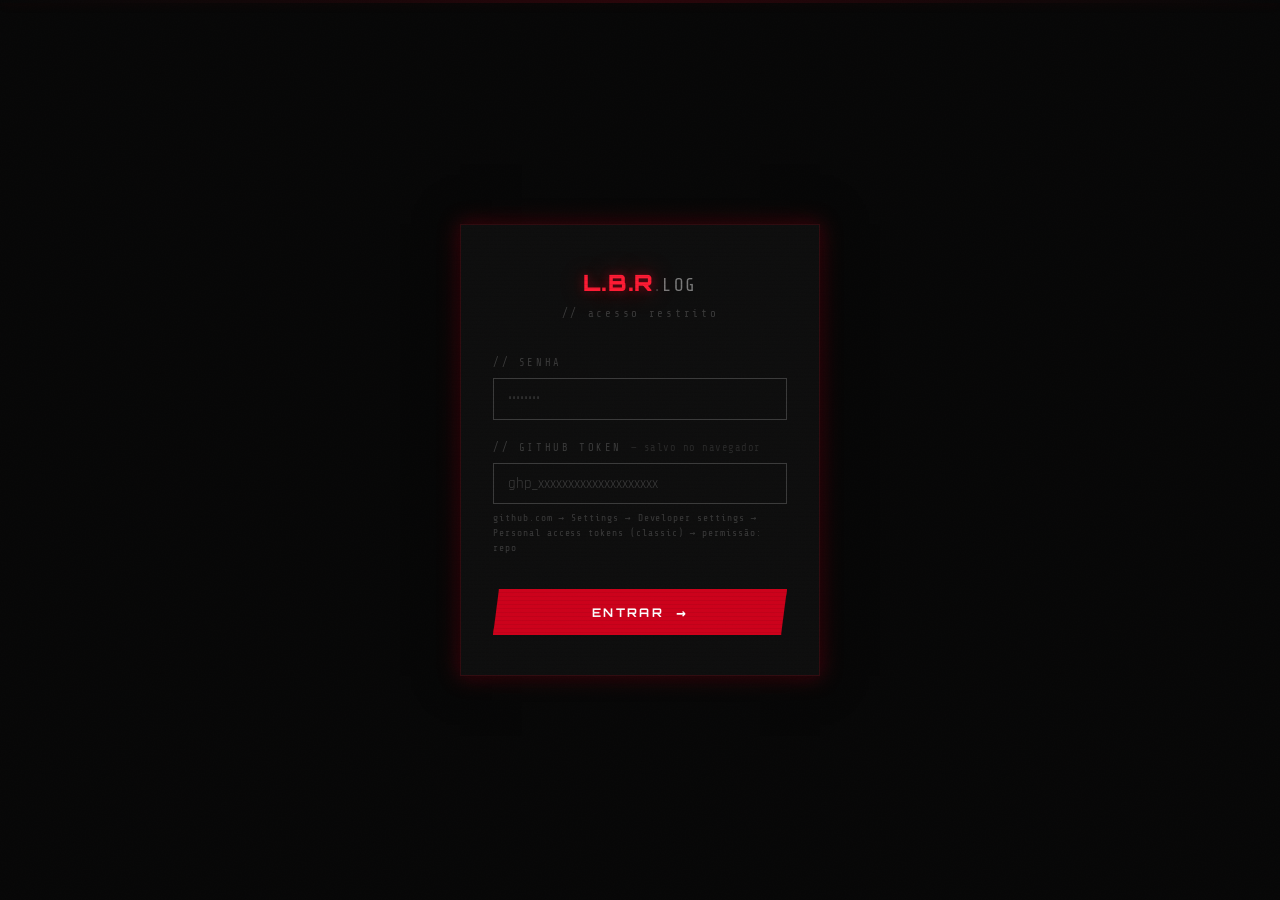
<file: admin.html>
<!DOCTYPE html>
<html lang="pt-BR">
<head>
  <meta charset="UTF-8" />
  <meta name="viewport" content="width=device-width, initial-scale=1.0" />
  <title>L.B.R.LOG — ADM</title>
  <link rel="preconnect" href="https://fonts.googleapis.com" />
  <link rel="preconnect" href="https://fonts.gstatic.com" crossorigin />
  <link href="https://fonts.googleapis.com/css2?family=Orbitron:wght@400;700;900&family=Share+Tech+Mono&family=Rajdhani:wght@300;400;500;600;700&display=swap" rel="stylesheet" />
  <link rel="stylesheet" href="css/style.css" />
</head>
<body>

  <canvas id="particles-canvas" aria-hidden="true"></canvas>
  <div class="scanline-sweep" aria-hidden="true"></div>

  <!-- ===== TELA DE LOGIN ===== -->
  <div id="login-screen" class="login-screen">
    <div class="login-box">
      <div class="login-logo">
        <span class="logo-lbr">L.B.R</span><span class="logo-sep">.</span><span class="logo-log">LOG</span>
      </div>
      <p class="login-sub">// acesso restrito</p>

      <div class="form-group">
        <label class="form-label" for="login-pass">// senha</label>
        <input id="login-pass" type="password" class="form-input" placeholder="••••••••" autocomplete="current-password" />
      </div>

      <div class="form-group">
        <label class="form-label" for="login-token">
          // github token
          <span style="opacity:.6;text-transform:none;letter-spacing:.05em;"> — salvo no navegador</span>
        </label>
        <input id="login-token" type="password" class="form-input" placeholder="ghp_xxxxxxxxxxxxxxxxxxxx" autocomplete="off" />
        <p style="font-family:var(--font-mono);font-size:.6rem;color:var(--grey-dim);margin-top:.4rem;letter-spacing:.1em;">
          github.com → Settings → Developer settings → Personal access tokens (classic) → permissão: repo
        </p>
      </div>

      <div id="login-error" class="form-feedback error" style="display:none;">// senha incorreta.</div>

      <button class="form-submit" id="login-btn" style="width:100%;margin-top:.75rem;justify-content:center;">
        <span class="form-submit-text">ENTRAR</span>
        <span class="form-submit-arrow">→</span>
      </button>
    </div>
  </div>

  <!-- ===== PAINEL ADM ===== -->
  <div id="adm-panel" style="display:none;">

    <header>
      <div class="header-inner">
        <a href="index.html" class="logo">
          <span class="logo-lbr">L.B.R</span><span class="logo-sep">.</span><span class="logo-log">LOG</span>
        </a>
        <nav>
          <a href="index.html">← Voltar ao site</a>
          <a href="#" id="logout-btn" style="color:var(--red);">Sair</a>
        </nav>
      </div>
    </header>

    <div class="inner-hero">
      <div class="hero-grid" aria-hidden="true"></div>
      <p class="hero-eyebrow">// painel de controle</p>
      <h1 class="inner-hero-title">ADM <em>PANEL</em></h1>
    </div>

    <div class="inner-page-layout">

      <!-- CONTADOR -->
      <section class="inner-section">
        <div class="inner-section-header">
          <span class="inner-section-tag">// contador de visitas</span>
          <div class="inner-section-line"></div>
        </div>
        <div class="counter-grid">
          <div class="counter-card">
            <span class="counter-value" id="visit-count">—</span>
            <span class="counter-label">visitas totais</span>
          </div>
          <div class="counter-info">
            <p>Contador incrementado a cada visita à página inicial. Serviço: <strong style="color:var(--grey-light)">CountAPI</strong>.</p>
          </div>
        </div>
      </section>

      <!-- FORMULÁRIO DE NOVO JOGO -->
      <section class="inner-section">
        <div class="inner-section-header">
          <span class="inner-section-tag">// adicionar novo jogo</span>
          <div class="inner-section-line"></div>
        </div>

        <!-- Status de publicação -->
        <div id="publish-status" style="display:none;" class="form-feedback" style="margin-bottom:1.5rem;"></div>

        <form id="game-form" autocomplete="off">
          <div class="adm-form-grid">

            <div class="form-group">
              <label class="form-label" for="g-titulo">// título *</label>
              <input id="g-titulo" class="form-input" type="text" placeholder="Ex: God of War Ragnarök" required />
            </div>

            <div class="form-group">
              <label class="form-label" for="g-id">// id (automático)</label>
              <input id="g-id" class="form-input" type="text" placeholder="god-of-war-ragnarok" readonly style="opacity:.5;cursor:not-allowed;" />
            </div>

            <div class="form-group">
              <label class="form-label" for="g-dev">// desenvolvedora *</label>
              <input id="g-dev" class="form-input" type="text" placeholder="Ex: Santa Monica Studio" required />
            </div>

            <div class="form-group">
              <label class="form-label" for="g-pub">// publicadora</label>
              <input id="g-pub" class="form-input" type="text" placeholder="Ex: Sony Interactive Entertainment" />
            </div>

            <div class="form-group">
              <label class="form-label" for="g-ano">// ano *</label>
              <input id="g-ano" class="form-input" type="number" placeholder="2024" min="1970" max="2099" required />
            </div>

            <div class="form-group">
              <label class="form-label" for="g-nota">// nota (0–10) *</label>
              <input id="g-nota" class="form-input" type="number" placeholder="9.2" min="0" max="10" step="0.1" required />
            </div>

            <div class="form-group">
              <label class="form-label" for="g-plataformas">// plataformas * <small>(vírgula)</small></label>
              <input id="g-plataformas" class="form-input" type="text" placeholder="PS5, PC, Xbox Series" required />
            </div>

            <div class="form-group">
              <label class="form-label" for="g-generos">// gêneros * <small>(vírgula)</small></label>
              <input id="g-generos" class="form-input" type="text" placeholder="Ação, Aventura, RPG" required />
            </div>

            <div class="form-group">
              <label class="form-label" for="g-destaque">// destaque na home?</label>
              <select id="g-destaque" class="form-input form-select">
                <option value="false">Não</option>
                <option value="true">Sim (aparece na vitrine)</option>
              </select>
            </div>

            <div class="form-group">
              <label class="form-label" for="g-capa">// caminho da capa</label>
              <input id="g-capa" class="form-input" type="text" placeholder="imagens/nome-do-jogo.jpg" />
            </div>

            <div class="form-group adm-form-full">
              <label class="form-label" for="g-resumo">// resumo (frase de impacto) *</label>
              <input id="g-resumo" class="form-input" type="text" placeholder="Uma frase que capture a essência do jogo." required />
            </div>

            <div class="form-group adm-form-full">
              <label class="form-label" for="g-analise">
                // análise completa * <small>(linha em branco entre parágrafos)</small>
              </label>
              <textarea id="g-analise" class="form-input form-textarea adm-analise" rows="12"
                placeholder="Escreva sua análise aqui.

Deixe uma linha em branco entre parágrafos." required></textarea>
            </div>

          </div>

          <div class="adm-form-actions">
            <button type="submit" class="form-submit" id="publish-btn">
              <span class="form-submit-text">PUBLICAR NO SITE</span>
              <span class="form-submit-arrow">↑</span>
            </button>
            <span style="font-family:var(--font-mono);font-size:.68rem;color:var(--grey-dim);">
              O jogo será adicionado ao games.js e o site atualizado em ~30 segundos.
            </span>
          </div>
        </form>
      </section>

    </div>

    <footer>
      <div class="footer-brand"><span>L.B.R</span>.LOG</div>
      <p class="footer-sub">// painel de controle — acesso restrito</p>
    </footer>

  </div>

  <script src="js/particles.js"></script>
  <script>
  // ============================================================
  // ✏️ MUDE A SENHA AQUI
  // ============================================================
  const ADM_PASS = 'lbr2025';

  // GitHub — já configurado
  const GH_USER = 'lubuono97-hash';
  const GH_REPO = 'L.B.R.LOG';
  const GH_FILE = 'data/games.js';
  const GH_API  = 'https://api.github.com';

  let ghToken = '';

  // ===========================================================
  // LOGIN
  // ===========================================================
  const loginScreen = document.getElementById('login-screen');
  const admPanel    = document.getElementById('adm-panel');
  const loginPass   = document.getElementById('login-pass');
  const loginTokenEl= document.getElementById('login-token');
  const loginError  = document.getElementById('login-error');

  // Recupera token salvo
  loginTokenEl.value = sessionStorage.getItem('gh_token') || '';

  function tryLogin() {
    if (loginPass.value !== ADM_PASS) {
      loginError.style.display = 'block';
      loginPass.value = '';
      loginPass.focus();
      return;
    }
    if (!loginTokenEl.value.trim()) {
      loginError.textContent = '// token do github é obrigatório.';
      loginError.style.display = 'block';
      loginTokenEl.focus();
      return;
    }
    ghToken = loginTokenEl.value.trim();
    sessionStorage.setItem('gh_token', ghToken);
    loginError.style.display = 'none';
    loginScreen.style.display = 'none';
    admPanel.style.display    = 'block';
    loadVisitCount();
  }

  document.getElementById('login-btn').addEventListener('click', tryLogin);
  loginPass.addEventListener('keydown',   e => { if (e.key === 'Enter') loginTokenEl.focus(); });
  loginTokenEl.addEventListener('keydown', e => { if (e.key === 'Enter') tryLogin(); });

  document.getElementById('logout-btn').addEventListener('click', e => {
    e.preventDefault();
    sessionStorage.removeItem('gh_token');
    ghToken = '';
    admPanel.style.display    = 'none';
    loginScreen.style.display = 'flex';
    loginPass.value = '';
  });

  // ===========================================================
  // CONTADOR DE VISITAS (só leitura)
  // ===========================================================
  function loadVisitCount() {
    fetch('https://api.countapi.xyz/get/lubuono97-hash-lbr-log/visits')
      .then(r => r.json())
      .then(data => {
        if (data.value !== undefined) {
          document.getElementById('visit-count').textContent =
            parseInt(data.value).toLocaleString('pt-BR');
        }
      })
      .catch(() => {
        document.getElementById('visit-count').textContent = 'indisponível';
      });
  }

  // ===========================================================
  // ID AUTOMÁTICO
  // ===========================================================
  document.getElementById('g-titulo').addEventListener('input', function() {
    document.getElementById('g-id').value = this.value
      .toLowerCase()
      .normalize('NFD').replace(/[\u0300-\u036f]/g, '')
      .replace(/[^a-z0-9\s-]/g, '')
      .trim().replace(/\s+/g, '-');
  });

  // ===========================================================
  // PUBLICAR — GitHub API
  // ===========================================================
  document.getElementById('game-form').addEventListener('submit', async function(e) {
    e.preventDefault();

    const btn       = document.getElementById('publish-btn');
    const statusEl  = document.getElementById('publish-status');

    function setStatus(msg, type) {
      statusEl.textContent = msg;
      statusEl.className   = 'form-feedback ' + type;
      statusEl.style.display = 'block';
      statusEl.scrollIntoView({ behavior: 'smooth', block: 'nearest' });
    }

    // Coleta campos
    const game = {
      id:            document.getElementById('g-id').value.trim(),
      titulo:        document.getElementById('g-titulo').value.trim(),
      desenvolvedora:document.getElementById('g-dev').value.trim(),
      publicadora:   document.getElementById('g-pub').value.trim() || document.getElementById('g-dev').value.trim(),
      ano:           parseInt(document.getElementById('g-ano').value),
      nota:          parseFloat(document.getElementById('g-nota').value),
      plataforma:    document.getElementById('g-plataformas').value.split(',').map(s => s.trim()),
      genero:        document.getElementById('g-generos').value.split(',').map(s => s.trim()),
      destaque:      document.getElementById('g-destaque').value === 'true',
      capa:          document.getElementById('g-capa').value.trim() || 'imagens/' + document.getElementById('g-id').value.trim() + '.jpg',
      resumo:        document.getElementById('g-resumo').value.trim(),
      analise:       document.getElementById('g-analise').value.trim()
    };

    if (!game.id) { setStatus('// preencha o título para gerar o ID.', 'error'); return; }

    btn.disabled = true;
    btn.querySelector('.form-submit-text').textContent = 'BUSCANDO ARQUIVO...';
    setStatus('// conectando ao GitHub...', 'success');

    try {
      // 1. Busca o games.js atual no GitHub
      const getRes = await fetch(
        `${GH_API}/repos/${GH_USER}/${GH_REPO}/contents/${GH_FILE}`,
        { headers: { Authorization: 'token ' + ghToken, Accept: 'application/vnd.github.v3+json' } }
      );

      if (!getRes.ok) {
        const err = await getRes.json();
        throw new Error(err.message || 'Erro ao buscar arquivo no GitHub.');
      }

      const fileData   = await getRes.json();
      const fileSHA    = fileData.sha;
      const currentB64 = fileData.content.replace(/\n/g, '');
      const currentSrc = decodeURIComponent(escape(atob(currentB64)));

      // 2. Executa o conteúdo para obter o array GAMES
      let GAMES = [];
      try {
        const fn = new Function(currentSrc + '; return GAMES;');
        GAMES = fn();
      } catch(parseErr) {
        throw new Error('Não foi possível ler o games.js atual: ' + parseErr.message);
      }

      // 3. Verifica ID duplicado
      if (GAMES.find(g => g.id === game.id)) {
        throw new Error('Já existe um jogo com o ID "' + game.id + '". Edite o título para gerar um ID diferente.');
      }

      // 4. Monta novo bloco
      const analiseHtml = game.analise
        .split(/\n\s*\n/)
        .map(p => '      <p>' + p.trim().replace(/\n/g, ' ') + '</p>')
        .join('\n');

      const plats  = game.plataforma.map(p => '"' + p + '"').join(', ');
      const genres = game.genero.map(g => '"' + g + '"').join(', ');
      const destaqueStr = game.destaque ? '\n    destaque: true,' : '';

      const newBlock = `  {
    id:            "${game.id}",
    titulo:        "${game.titulo}",
    plataforma:    [${plats}],
    genero:        [${genres}],
    desenvolvedora:"${game.desenvolvedora}",
    publicadora:   "${game.publicadora}",
    ano:            ${game.ano},
    nota:           ${game.nota.toFixed(1)},${destaqueStr}
    capa:          "${game.capa}",
    resumo:        "${game.resumo}",
    analise:       \`
${analiseHtml}
    \`
  }`;

      // 5. Serializa todos os jogos (originais + novo) em ordem A-Z
      // Usa a source original e injeta o novo bloco antes do ]; final
      const updatedSrc = currentSrc.replace(
        /\n\];\s*$/,
        ',\n' + newBlock + '\n];'
      );

      // 6. Ordena A-Z via regex simples — reescreve o arquivo completo
      // Estratégia: monta um novo games.js do zero com todos os jogos ordenados
      const allGames = [...GAMES, game].sort((a, b) =>
        a.titulo.localeCompare(b.titulo, 'pt-BR')
      );

      // Serializa cada jogo do array original como string limpa
      function serializeGame(g) {
        const p = g.plataforma.map(x => '"' + x + '"').join(', ');
        const ge= g.genero.map(x => '"' + x + '"').join(', ');
        const ds= g.destaque ? '\n    destaque: true,' : '';
        // analise: se vier do array original já é HTML, senão converte
        let analise = typeof g.analise === 'string' ? g.analise : '';
        if (!analise.includes('<p>')) {
          analise = '\n' + analise.split(/\n\s*\n/).map(p =>
            '      <p>' + p.trim().replace(/\n/g,' ') + '</p>'
          ).join('\n') + '\n    ';
        }
        return `  {
    id:            "${g.id}",
    titulo:        "${g.titulo}",
    plataforma:    [${p}],
    genero:        [${ge}],
    desenvolvedora:"${g.desenvolvedora}",
    publicadora:   "${g.publicadora}",
    ano:            ${g.ano},
    nota:           ${parseFloat(g.nota).toFixed(1)},${ds}
    capa:          "${g.capa}",
    resumo:        "${g.resumo}",
    analise:       \`${analise}\`
  }`;
      }

      const newFileContent =
`// =====================================================
// L.B.R.LOG — Base de dados dos jogos
// Última atualização: ${new Date().toLocaleString('pt-BR')}
// Para adicionar jogos use o painel: admin.html
// =====================================================

const GAMES = [
${allGames.map(serializeGame).join(',\n')}
];
`;

      btn.querySelector('.form-submit-text').textContent = 'PUBLICANDO...';
      setStatus('// enviando para o GitHub...', 'success');

      // 7. Envia o arquivo atualizado
      const putRes = await fetch(
        `${GH_API}/repos/${GH_USER}/${GH_REPO}/contents/${GH_FILE}`,
        {
          method: 'PUT',
          headers: {
            Authorization: 'token ' + ghToken,
            Accept: 'application/vnd.github.v3+json',
            'Content-Type': 'application/json'
          },
          body: JSON.stringify({
            message: 'adm: adiciona ' + game.titulo,
            content: btoa(unescape(encodeURIComponent(newFileContent))),
            sha:     fileSHA
          })
        }
      );

      if (!putRes.ok) {
        const err = await putRes.json();
        throw new Error(err.message || 'Erro ao enviar arquivo para o GitHub.');
      }

      // Sucesso!
      setStatus(
        '// ✓ "' + game.titulo + '" publicado com sucesso! O site atualiza em ~30 segundos.',
        'success'
      );
      document.getElementById('game-form').reset();
      document.getElementById('g-id').value = '';

    } catch(err) {
      setStatus('// erro: ' + err.message, 'error');
    } finally {
      btn.disabled = false;
      btn.querySelector('.form-submit-text').textContent = 'PUBLICAR NO SITE';
    }
  });
  </script>
</body>
</html>
</file>
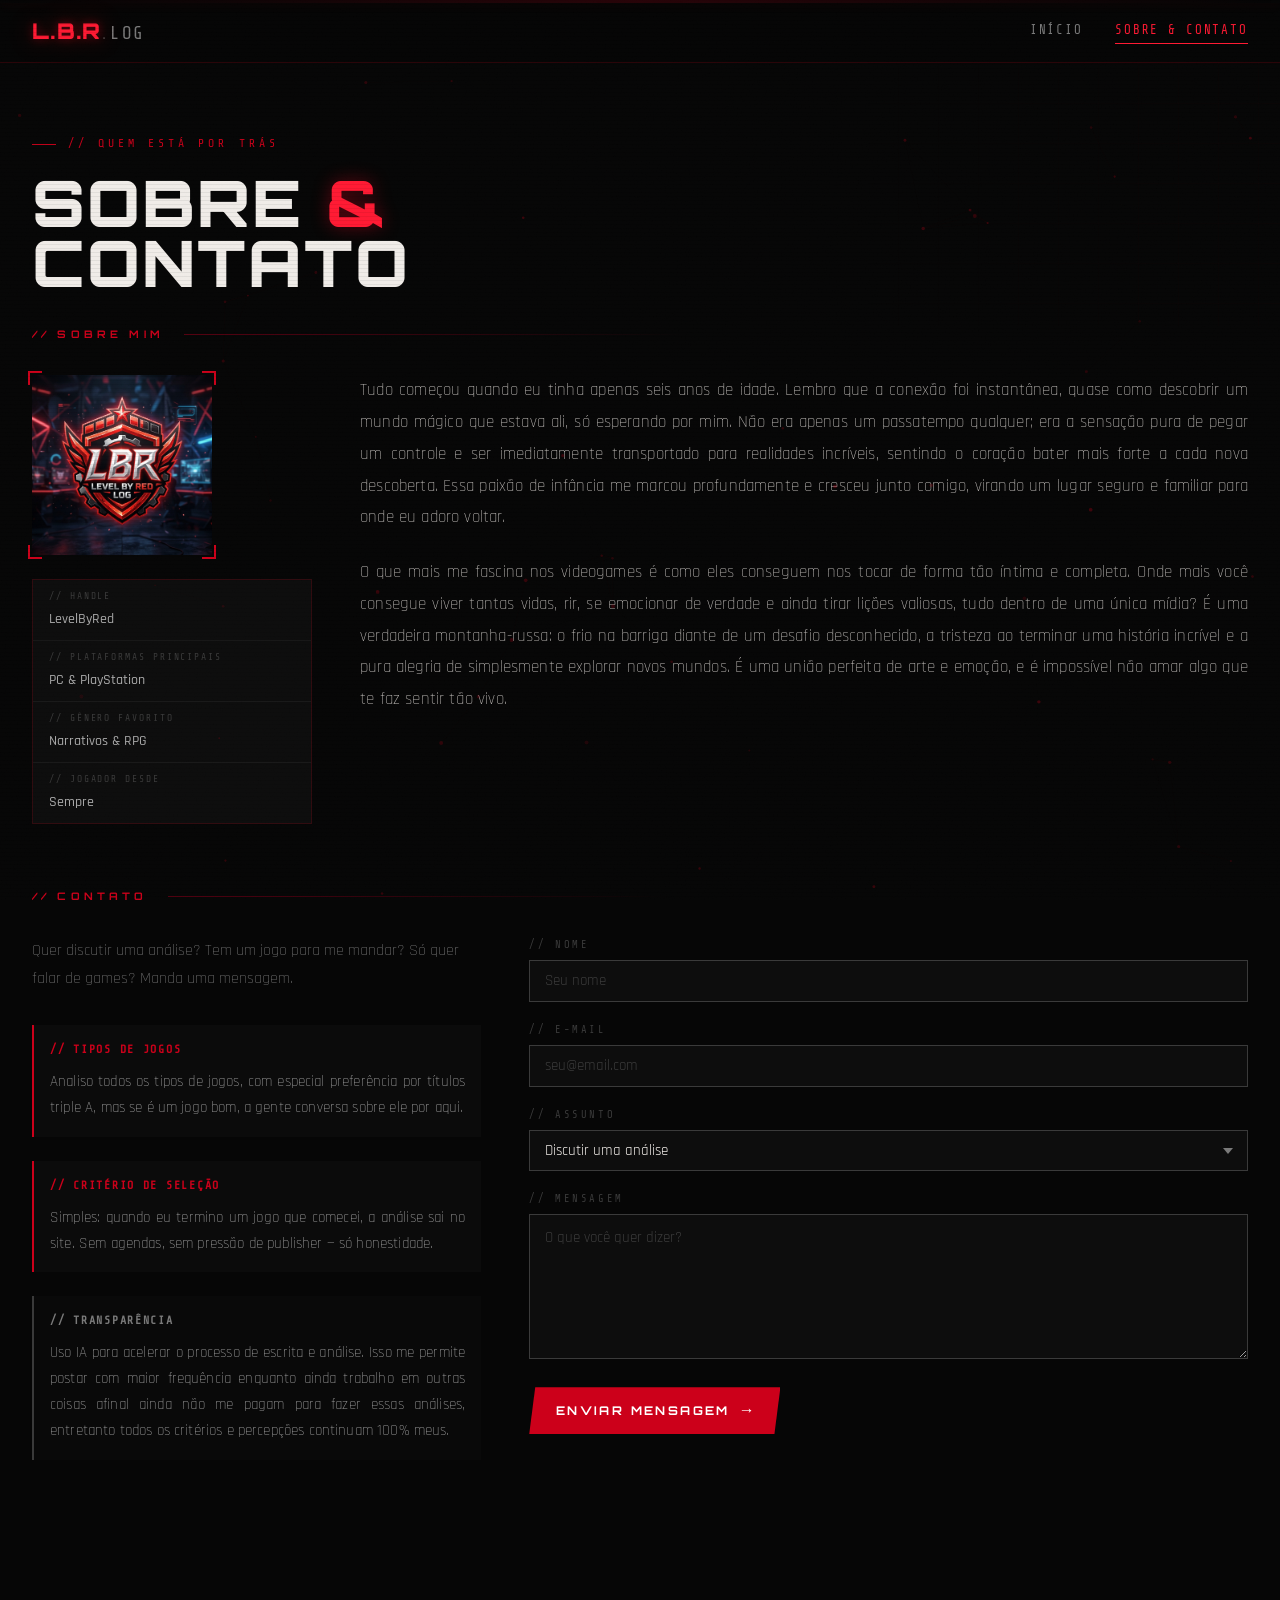
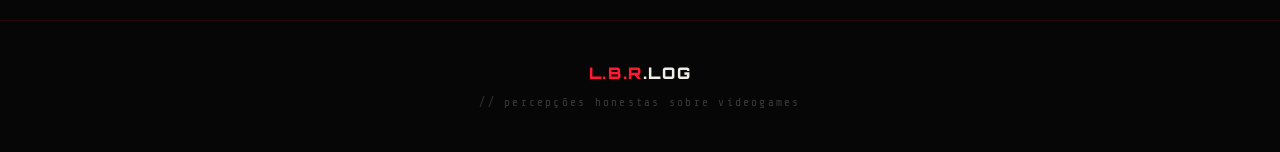
<file: sobre.html>
<!DOCTYPE html>
<html lang="pt-BR">

<head>
  <meta charset="UTF-8" />
  <meta name="viewport" content="width=device-width, initial-scale=1.0" />
  <meta name="description" content="L.B.R.LOG — Sobre e Contato." />
  <title>L.B.R.LOG — Sobre & Contato</title>
  <link rel="preconnect" href="https://fonts.googleapis.com" />
  <link rel="preconnect" href="https://fonts.gstatic.com" crossorigin />
  <link
    href="https://fonts.googleapis.com/css2?family=Orbitron:wght@400;700;900&family=Share+Tech+Mono&family=Rajdhani:wght@300;400;500;600;700&display=swap"
    rel="stylesheet" />
  <link rel="stylesheet" href="css/style.css" />
</head>

<body>

  <canvas id="particles-canvas" aria-hidden="true"></canvas>
  <div class="scanline-sweep" aria-hidden="true"></div>

  <!-- ===== HEADER ===== -->
  <header>
    <div class="header-inner">
      <a href="index.html" class="logo" aria-label="L.B.R.LOG — Início">
        <span class="logo-lbr">L.B.R</span>
        <span class="logo-sep">.</span>
        <span class="logo-log">LOG</span>
      </a>
      <nav aria-label="Navegação principal">
        <a href="index.html">Início</a>
        <a href="sobre.html" class="nav-active">Sobre & Contato</a>
      </nav>
    </div>
  </header>

  <!-- ===== HERO ===== -->
  <section class="inner-hero">
    <div class="hero-grid" aria-hidden="true"></div>
    <p class="hero-eyebrow">// quem está por trás</p>
    <h1 class="inner-hero-title">SOBRE <em>&</em><br>CONTATO</h1>
  </section>

  <!-- ===== LAYOUT ===== -->
  <div class="inner-page-layout">

    <!-- ===== SOBRE ===== -->
    <section class="inner-section" aria-label="Sobre mim">

      <div class="inner-section-header">
        <span class="inner-section-tag">// sobre mim</span>
        <div class="inner-section-line"></div>
      </div>

      <div class="sobre-grid">

        <!-- Avatar / identidade -->
        <div class="sobre-identity">
          <div class="avatar-box">
            <img src="imagens/Logo LBR.jpg" alt="Foto de perfil"
              style="width:100%;height:100%;object-fit:cover;display:block;" />
            <div class="avatar-deco-corner tl"></div>
            <div class="avatar-deco-corner tr"></div>
            <div class="avatar-deco-corner bl"></div>
            <div class="avatar-deco-corner br"></div>
          </div>
          <div class="identity-stats">
            <div class="stat-item">
              <span class="stat-key">// handle</span>
              <span class="stat-val">LevelByRed</span>
            </div>
            <div class="stat-item">
              <span class="stat-key">// plataformas principais</span>
              <span class="stat-val">PC & PlayStation</span>
            </div>
            <div class="stat-item">
              <span class="stat-key">// gênero favorito</span>
              <span class="stat-val">Narrativos & RPG</span>
            </div>
            <div class="stat-item">
              <span class="stat-key">// jogador desde</span>
              <span class="stat-val">Sempre</span>
            </div>
          </div>
        </div>

        <!-- Texto bio -->
        <div class="sobre-bio">
          <p>
            <!-- ✏️ EDITE AQUI: conte sua história com games -->
            Tudo começou quando eu tinha apenas seis anos de idade. Lembro que a conexão foi instantânea, quase como
            descobrir um mundo mágico que estava ali, só esperando por mim. Não era apenas um passatempo qualquer; era a
            sensação pura de pegar um controle e ser imediatamente transportado para realidades incríveis, sentindo o
            coração bater mais forte a cada nova descoberta. Essa paixão de infância me marcou profundamente e cresceu
            junto comigo, virando um lugar seguro e familiar para onde eu adoro voltar.
          </p>
          <p>
            O que mais me fascina nos videogames é como eles conseguem nos tocar de forma tão íntima e completa. Onde
            mais você consegue viver tantas vidas, rir, se emocionar de verdade e ainda tirar lições valiosas, tudo
            dentro de uma única mídia? É uma verdadeira montanha-russa: o frio na barriga diante de um desafio
            desconhecido, a tristeza ao terminar uma história incrível e a pura alegria de simplesmente explorar novos
            mundos. É uma união perfeita de arte e emoção, e é impossível não amar algo que te faz sentir tão vivo.
          </p>
          <p>
            <!-- ✏️ Adicione mais parágrafos à vontade -->
          </p>
        </div>

      </div>
    </section>

    <!-- ===== CONTATO ===== -->
    <section class="inner-section" aria-label="Contato">

      <div class="inner-section-header">
        <span class="inner-section-tag">// contato</span>
        <div class="inner-section-line"></div>
      </div>

      <div class="contact-grid">

        <div class="contact-info">
          <p class="contact-intro">
            Quer discutir uma análise? Tem um jogo para me mandar? Só quer falar de games?
            Manda uma mensagem.
          </p>
          <div class="contact-info-details">
            <div class="info-section">
              <h3 class="info-title">// TIPOS DE JOGOS</h3>
              <p class="info-text">Analiso todos os tipos de jogos, com especial preferência por títulos triple A, mas
                se é um jogo bom, a gente conversa sobre ele por aqui.</p>
            </div>

            <div class="info-section">
              <h3 class="info-title">// CRITÉRIO DE SELEÇÃO</h3>
              <p class="info-text">Simples: quando eu termino um jogo que comecei, a análise sai no site. Sem agendas,
                sem pressão de publisher — só honestidade.</p>
            </div>

            <div class="info-section disclaimer">
              <h3 class="info-title">// TRANSPARÊNCIA</h3>
              <p class="info-text">Uso IA para acelerar o processo de escrita e análise. Isso me permite postar com
                maior frequência enquanto ainda trabalho em outras coisas afinal ainda não me pagam para fazer essas
                análises, entretanto todos os critérios e percepções continuam 100% meus.</p>
            </div>
          </div>
        </div>

        <!-- Formulário via Formspree -->
        <!-- ✏️ Troque YOUR_FORM_ID pelo ID do seu formulário em formspree.io -->
        <form class="contact-form" action="https://formspree.io/f/xyklaeag" method="POST" id="contact-form">
          <div class="form-group">
            <label class="form-label" for="f-name">// nome</label>
            <input id="f-name" name="name" type="text" class="form-input" placeholder="Seu nome" required />
          </div>

          <div class="form-group">
            <label class="form-label" for="f-email">// e-mail</label>
            <input id="f-email" name="email" type="email" class="form-input" placeholder="seu@email.com" required />
          </div>

          <div class="form-group">
            <label class="form-label" for="f-subject">// assunto</label>
            <select id="f-subject" name="subject" class="form-input form-select">
              <option value="analise">Discutir uma análise</option>
              <option value="jogo">Sugerir um jogo</option>
              <option value="parceria">Parceria / envio de jogo</option>
              <option value="outro">Outro</option>
            </select>
          </div>

          <div class="form-group">
            <label class="form-label" for="f-message">// mensagem</label>
            <textarea id="f-message" name="message" class="form-input form-textarea"
              placeholder="O que você quer dizer?" rows="5" required></textarea>
          </div>

          <button type="submit" class="form-submit">
            <span class="form-submit-text">ENVIAR MENSAGEM</span>
            <span class="form-submit-arrow">→</span>
          </button>

          <div id="form-success" class="form-feedback success" style="display:none;">
            // mensagem enviada com sucesso.
          </div>
          <div id="form-error" class="form-feedback error" style="display:none;">
            // algo deu errado. tente novamente.
          </div>
        </form>

      </div>
    </section>

  </div><!-- /inner-page-layout -->

  <!-- ===== FOOTER ===== -->
  <footer>
    <div class="footer-brand"><span>L.B.R</span>.LOG</div>
    <p class="footer-sub">// percepções honestas sobre videogames</p>
  </footer>

  <script src="js/particles.js"></script>
  <script>
    // Feedback do formulário via Formspree AJAX
    const form = document.getElementById('contact-form');
    if (form) {
      form.addEventListener('submit', async function (e) {
        e.preventDefault();
        const btn = form.querySelector('.form-submit');
        btn.disabled = true;
        btn.querySelector('.form-submit-text').textContent = 'ENVIANDO...';
        try {
          const res = await fetch(form.action, {
            method: 'POST',
            body: new FormData(form),
            headers: { 'Accept': 'application/json' }
          });
          if (res.ok) {
            form.reset();
            document.getElementById('form-success').style.display = 'block';
            document.getElementById('form-error').style.display = 'none';
          } else {
            throw new Error();
          }
        } catch {
          document.getElementById('form-error').style.display = 'block';
          document.getElementById('form-success').style.display = 'none';
        } finally {
          btn.disabled = false;
          btn.querySelector('.form-submit-text').textContent = 'ENVIAR MENSAGEM';
        }
      });
    }
  </script>
</body>

</html>
</file>
<file: css/style.css>
/* =====================================================
   GLITCH.LOG — Cyberpunk Gaming Blog
   Tema: Dark Cyberpunk | Paleta: Preto & Vermelho
   ===================================================== */

@import url('https://fonts.googleapis.com/css2?family=Orbitron:wght@400;700;900&family=Share+Tech+Mono&family=Rajdhani:wght@300;400;500;600;700&display=swap');

/* ===== VARIÁVEIS DE COR ===== */
:root {
  --bg: #060606;
  --bg-card: #0d0d0d;
  --bg-card2: #111111;
  --red: #cc001a;
  --red-hot: #ff1a33;
  --red-dim: #550010;
  --red-glow: rgba(204, 0, 26, 0.45);
  --red-subtle: rgba(204, 0, 26, 0.08);
  --white: #f0ece8;
  --grey: #7a7a7a;
  --grey-dim: #3a3a3a;
  --grey-light: #aaa;
  --border: rgba(204, 0, 26, 0.18);
  --border-dim: rgba(255, 255, 255, 0.05);

  --font-title: 'Orbitron', monospace;
  --font-mono: 'Share Tech Mono', monospace;
  --font-body: 'Rajdhani', sans-serif;
}

/* ===== RESET ===== */
*,
*::before,
*::after {
  margin: 0;
  padding: 0;
  box-sizing: border-box;
}

html {
  scroll-behavior: smooth;
}

a {
  color: inherit;
  text-decoration: none;
}

body {
  background-color: var(--bg);
  color: var(--white);
  font-family: var(--font-body);
  font-size: 16px;
  line-height: 1.6;
  overflow-x: hidden;
  min-height: 100vh;
  cursor: default;
}

/* ===== SCANLINES ===== */
body::after {
  content: '';
  position: fixed;
  inset: 0;
  background: repeating-linear-gradient(0deg, transparent, transparent 3px,
      rgba(0, 0, 0, 0.06) 3px, rgba(0, 0, 0, 0.06) 4px);
  pointer-events: none;
  z-index: 9998;
}

/* ===== RUÍDO DE FUNDO ===== */
body::before {
  content: '';
  position: fixed;
  inset: 0;
  background-image: url("data:image/svg+xml,%3Csvg xmlns='http://www.w3.org/2000/svg' width='300' height='300'%3E%3Cfilter id='n'%3E%3CfeTurbulence type='fractalNoise' baseFrequency='0.75' numOctaves='4' stitchTiles='stitch'/%3E%3C/filter%3E%3Crect width='300' height='300' filter='url(%23n)' opacity='0.03'/%3E%3C/svg%3E");
  pointer-events: none;
  z-index: 9997;
  opacity: 0.5;
}

/* ===== HEADER ===== */
header {
  position: sticky;
  top: 0;
  z-index: 500;
  background: rgba(6, 6, 6, 0.96);
  backdrop-filter: blur(12px);
  border-bottom: 1px solid var(--border);
}

.header-inner {
  max-width: 1300px;
  margin: 0 auto;
  padding: 0 2rem;
  display: flex;
  align-items: center;
  justify-content: space-between;
  height: 62px;
}

/* ===== LOGO ===== */
.logo {
  display: flex;
  align-items: baseline;
  gap: 0;
  font-family: var(--font-title);
  font-weight: 900;
  letter-spacing: 0.06em;
  font-size: 1.35rem;
  user-select: none;
}

.logo-lbr {
  color: var(--red-hot);
  text-shadow: 0 0 10px var(--red-glow), 0 0 25px var(--red-glow);
  animation: logo-flicker 9s infinite;
  position: relative;
}

.logo-lbr::after {
  content: 'L.B.R';
  position: absolute;
  left: 0;
  top: 0;
  color: var(--red-hot);
  animation: glitch-layer 9s infinite;
  clip-path: polygon(0 30%, 100% 30%, 100% 55%, 0 55%);
  opacity: 0;
}

.logo-sep {
  color: var(--grey-dim);
  font-weight: 300;
  margin: 0 1px;
}

.logo-log {
  color: var(--grey);
  font-family: var(--font-mono);
  font-size: 1.1rem;
  font-weight: 400;
  letter-spacing: 0.1em;
}

@keyframes logo-flicker {

  0%,
  87%,
  90%,
  93%,
  100% {
    opacity: 1;
    text-shadow: 0 0 10px var(--red-glow), 0 0 25px var(--red-glow);
    transform: translate(0);
  }

  88% {
    opacity: 0.7;
    text-shadow: none;
    transform: translate(-2px, 0);
  }

  89% {
    opacity: 1;
    text-shadow: 2px 0 var(--red-hot);
    transform: translate(2px, 0);
  }

  91% {
    opacity: 0.9;
    transform: translate(-1px, 1px);
  }

  92% {
    opacity: 1;
    transform: translate(0);
  }
}

@keyframes glitch-layer {

  0%,
  87%,
  91%,
  100% {
    opacity: 0;
    transform: translate(0);
  }

  88% {
    opacity: 0.8;
    transform: translate(-4px, 0);
  }

  89% {
    opacity: 0;
  }

  90% {
    opacity: 0.6;
    transform: translate(4px, 0);
  }
}

nav {
  display: flex;
  align-items: center;
  gap: 2rem;
}

nav a {
  color: var(--grey);
  font-family: var(--font-mono);
  font-size: 0.78rem;
  letter-spacing: 0.15em;
  text-transform: uppercase;
  transition: color 0.2s, text-shadow 0.2s;
  position: relative;
}

nav a::after {
  content: '';
  position: absolute;
  bottom: -3px;
  left: 0;
  width: 0;
  height: 1px;
  background: var(--red-hot);
  transition: width 0.25s;
}

nav a:hover {
  color: var(--red-hot);
}

nav a:hover::after {
  width: 100%;
}

/* ===== HERO ===== */
.hero {
  padding: 5rem 2rem 2.5rem;
  max-width: 1300px;
  margin: 0 auto;
  position: relative;
  overflow: hidden;
}

.hero-eyebrow {
  font-family: var(--font-mono);
  font-size: 0.72rem;
  color: var(--red);
  letter-spacing: 0.35em;
  text-transform: uppercase;
  margin-bottom: 1.2rem;
  display: flex;
  align-items: center;
  gap: 0.75rem;
}

.hero-eyebrow::before {
  content: '';
  display: inline-block;
  width: 24px;
  height: 1px;
  background: var(--red);
  flex-shrink: 0;
}

.hero h1 {
  font-family: var(--font-title);
  font-size: clamp(2.8rem, 7vw, 6rem);
  font-weight: 900;
  letter-spacing: 0.03em;
  line-height: 0.95;
  color: var(--white);
}

.hero h1 em {
  font-style: normal;
  color: var(--red-hot);
  text-shadow: 0 0 18px var(--red-glow);
}

.hero-tagline {
  margin-top: 1.8rem;
  font-size: 1.05rem;
  color: var(--grey);
  font-weight: 300;
  max-width: 460px;
  letter-spacing: 0.02em;
  line-height: 1.7;
}

/* Grade diagonal decorativa */
.hero-grid {
  position: absolute;
  right: -50px;
  top: 0;
  bottom: 0;
  width: 40%;
  background-image:
    linear-gradient(rgba(204, 0, 26, 0.04) 1px, transparent 1px),
    linear-gradient(90deg, rgba(204, 0, 26, 0.04) 1px, transparent 1px);
  background-size: 40px 40px;
  mask-image: linear-gradient(to left, rgba(0, 0, 0, 0.5), transparent);
  pointer-events: none;
}

/* ===== BARRA DE BUSCA (dentro dos filtros) ===== */
.search-input-wrap {
  position: relative;
  margin-left: auto;
  width: 200px;
  display: flex;
  align-items: center;
  transition: width 0.3s ease;
}

.search-input-wrap:focus-within {
  width: 280px;
}

.search-icon {
  position: absolute;
  left: 0.85rem;
  font-size: 1.1rem;
  color: var(--grey-dim);
  pointer-events: none;
  line-height: 1;
  transition: color 0.2s;
}

.search-input {
  width: 100%;
  background: var(--bg-card);
  border: 1px solid var(--grey-dim);
  color: var(--white);
  font-family: var(--font-mono);
  font-size: 0.82rem;
  letter-spacing: 0.04em;
  padding: 0.6rem 2.4rem 0.6rem 2.4rem;
  outline: none;
  transition: border-color 0.2s, box-shadow 0.2s;
  clip-path: polygon(6px 0%, 100% 0%, calc(100% - 6px) 100%, 0% 100%);
}

.search-input::placeholder {
  color: var(--grey-dim);
  opacity: 1;
}

.search-input:focus {
  border-color: var(--red);
  box-shadow: 0 0 0 1px var(--red-dim), 0 0 14px var(--red-glow);
}

.search-input:focus+.search-icon,
.search-input-wrap:focus-within .search-icon {
  color: var(--red);
}

.search-clear {
  position: absolute;
  right: 0.7rem;
  background: none;
  border: none;
  color: var(--grey-dim);
  font-size: 0.72rem;
  cursor: pointer;
  display: flex;
  align-items: center;
  justify-content: center;
  padding: 0.2rem;
  transition: color 0.2s;
  line-height: 1;
}

.search-clear:hover {
  color: var(--red-hot);
}

/* Highlight do match na busca */
.search-highlight {
  background: rgba(204, 0, 26, 0.28);
  color: var(--red-hot);
  border-radius: 1px;
  padding: 0 1px;
  font-style: normal;
}

/* ===== FILTROS ===== */
.filters-bar {
  max-width: 1300px;
  margin: 0 auto 2.5rem;
  padding: 1.2rem 2rem;
  display: flex;
  align-items: center;
  gap: 0.6rem;
  flex-wrap: wrap;
  border-top: 1px solid var(--border);
  border-bottom: 1px solid var(--border);
  background: rgba(13, 13, 13, 0.6);
}

.filters-label {
  font-family: var(--font-mono);
  font-size: 0.7rem;
  color: var(--grey-dim);
  text-transform: uppercase;
  letter-spacing: 0.25em;
  margin-right: 0.5rem;
  flex-shrink: 0;
}

.filter-btn {
  background: transparent;
  border: 1px solid var(--grey-dim);
  color: var(--grey);
  font-family: var(--font-mono);
  font-size: 0.72rem;
  padding: 0.35rem 0.9rem;
  cursor: pointer;
  letter-spacing: 0.1em;
  text-transform: uppercase;
  transition: all 0.2s;
  clip-path: polygon(5px 0%, 100% 0%, calc(100% - 5px) 100%, 0% 100%);
  white-space: nowrap;
}

.filter-btn:hover {
  border-color: var(--red);
  color: var(--red-hot);
  background: var(--red-subtle);
}

.filter-btn.active {
  background: var(--red);
  border-color: var(--red);
  color: white;
  box-shadow: 0 0 14px var(--red-glow);
}

/* ===== SEÇÃO DE JOGOS ===== */
.games-section {
  max-width: 1300px;
  margin: 0 auto;
  padding: 0 2rem 5rem;
}

.section-header {
  display: flex;
  align-items: center;
  gap: 1rem;
  margin-bottom: 1.8rem;
}

.section-label {
  font-family: var(--font-title);
  font-size: 0.72rem;
  font-weight: 700;
  letter-spacing: 0.35em;
  text-transform: uppercase;
  color: var(--grey);
}

.section-count {
  font-family: var(--font-mono);
  font-size: 0.72rem;
  color: var(--red);
  background: rgba(204, 0, 26, 0.1);
  border: 1px solid var(--red-dim);
  padding: 0.15rem 0.5rem;
  min-width: 28px;
  text-align: center;
}

/* ===== GRID DE CARDS ===== */
.games-grid {
  display: grid;
  grid-template-columns: repeat(auto-fill, minmax(250px, 1fr));
  gap: 1.5rem;
}

/* ===== CARD DE JOGO ===== */
.game-card {
  background: var(--bg-card);
  border: 1px solid var(--border-dim);
  display: block;
  overflow: hidden;
  transition: transform 0.3s cubic-bezier(0.25, 0.46, 0.45, 0.94),
    border-color 0.3s,
    box-shadow 0.3s;
  position: relative;
}

.game-card::after {
  content: '';
  position: absolute;
  inset: 0;
  background: linear-gradient(135deg, transparent 70%, rgba(204, 0, 26, 0.06));
  pointer-events: none;
  z-index: 1;
  opacity: 0;
  transition: opacity 0.3s;
}

.game-card:hover {
  transform: translateY(-6px);
  border-color: var(--red);
  box-shadow:
    0 0 0 1px var(--red-dim),
    0 0 25px var(--red-glow),
    0 12px 40px rgba(0, 0, 0, 0.6);
}

.game-card:hover::after {
  opacity: 1;
}

/* Capa do jogo */
.card-cover-wrap {
  position: relative;
  width: 100%;
  aspect-ratio: 3/4;
  overflow: hidden;
  background: #0a0005;
}

.card-cover-img {
  width: 100%;
  height: 100%;
  object-fit: cover;
  display: block;
  filter: saturate(0.75) brightness(0.88);
  transition: filter 0.4s, transform 0.4s;
}

.game-card:hover .card-cover-img {
  filter: saturate(1) brightness(0.95);
  transform: scale(1.03);
}

/* Placeholder quando não há imagem */
.card-cover-placeholder {
  display: none;
  width: 100%;
  height: 100%;
  flex-direction: column;
  align-items: center;
  justify-content: center;
  background: linear-gradient(160deg, #180004 0%, #090909 100%);
  position: relative;
  overflow: hidden;
}

.card-cover-placeholder::before {
  content: '';
  position: absolute;
  inset: 0;
  background-image:
    linear-gradient(rgba(204, 0, 26, 0.04) 1px, transparent 1px),
    linear-gradient(90deg, rgba(204, 0, 26, 0.04) 1px, transparent 1px);
  background-size: 30px 30px;
}

.placeholder-title {
  font-family: var(--font-title);
  font-size: 0.65rem;
  color: var(--grey-dim);
  text-transform: uppercase;
  letter-spacing: 0.1em;
  text-align: center;
  padding: 1rem;
  position: relative;
  z-index: 1;
  line-height: 1.5;
}

.placeholder-icon {
  font-size: 2.5rem;
  margin-bottom: 0.75rem;
  opacity: 0.2;
  position: relative;
  z-index: 1;
}

/* Cantos decorativos no placeholder */
.deco-corner {
  position: absolute;
  width: 16px;
  height: 16px;
}

.deco-corner.tl {
  top: 8px;
  left: 8px;
  border-top: 1px solid var(--red-dim);
  border-left: 1px solid var(--red-dim);
}

.deco-corner.tr {
  top: 8px;
  right: 8px;
  border-top: 1px solid var(--red-dim);
  border-right: 1px solid var(--red-dim);
}

.deco-corner.bl {
  bottom: 8px;
  left: 8px;
  border-bottom: 1px solid var(--red-dim);
  border-left: 1px solid var(--red-dim);
}

.deco-corner.br {
  bottom: 8px;
  right: 8px;
  border-bottom: 1px solid var(--red-dim);
  border-right: 1px solid var(--red-dim);
}

/* Nota flutuante sobre a capa */
.card-score-badge {
  position: absolute;
  top: 10px;
  right: 10px;
  background: rgba(6, 6, 6, 0.9);
  border: 1px solid var(--red-dim);
  padding: 0.3rem 0.5rem;
  font-family: var(--font-title);
  font-size: 0.95rem;
  font-weight: 900;
  color: var(--red-hot);
  text-shadow: 0 0 8px var(--red-glow);
  z-index: 2;
  backdrop-filter: blur(4px);
  transition: border-color 0.3s;
  clip-path: polygon(4px 0%, 100% 0%, calc(100% - 4px) 100%, 0% 100%);
}

.card-score-badge.perfect {
  color: #ffd700;
  text-shadow: 0 0 8px rgba(255, 215, 0, 0.5);
  border-color: rgba(255, 215, 0, 0.4);
}

.game-card:hover .card-score-badge {
  border-color: var(--red);
}

/* Corpo do card */
.card-body {
  padding: 0.9rem 1rem 0.7rem;
  border-top: 1px solid var(--border-dim);
  position: relative;
  z-index: 2;
}

.card-platforms {
  display: flex;
  gap: 0.3rem;
  flex-wrap: wrap;
  margin-bottom: 0.45rem;
}

.platform-chip {
  font-family: var(--font-mono);
  font-size: 0.6rem;
  color: var(--grey-dim);
  border: 1px solid var(--grey-dim);
  padding: 0.1rem 0.35rem;
  text-transform: uppercase;
  letter-spacing: 0.05em;
}

.card-title {
  font-family: var(--font-title);
  font-size: 0.85rem;
  font-weight: 700;
  color: var(--white);
  line-height: 1.3;
  letter-spacing: 0.01em;
  margin-bottom: 0.2rem;
  transition: color 0.2s;
}

.game-card:hover .card-title {
  color: var(--red-hot);
}

.card-meta {
  font-family: var(--font-mono);
  font-size: 0.68rem;
  color: var(--grey-dim);
}

.card-footer {
  padding: 0.55rem 1rem;
  border-top: 1px solid var(--border-dim);
  display: flex;
  align-items: center;
  justify-content: space-between;
  position: relative;
  z-index: 2;
}

.card-genre {
  font-family: var(--font-body);
  font-size: 0.78rem;
  color: var(--grey);
  font-weight: 400;
}

.card-arrow {
  font-family: var(--font-mono);
  font-size: 0.75rem;
  color: var(--grey-dim);
  transition: color 0.2s, transform 0.2s;
}

.game-card:hover .card-arrow {
  color: var(--red-hot);
  transform: translateX(4px);
}

/* ===== NO RESULTS ===== */
.no-results {
  grid-column: 1 / -1;
  padding: 4rem;
  text-align: center;
  font-family: var(--font-mono);
  font-size: 0.85rem;
  color: var(--grey-dim);
  letter-spacing: 0.2em;
}

/* ===== FOOTER ===== */
footer {
  border-top: 1px solid var(--border);
  padding: 2.5rem 2rem;
  text-align: center;
}

.footer-brand {
  font-family: var(--font-title);
  font-size: 1rem;
  font-weight: 900;
  letter-spacing: 0.1em;
  margin-bottom: 0.5rem;
}

.footer-brand span {
  color: var(--red-hot);
}

.footer-sub {
  font-family: var(--font-mono);
  font-size: 0.7rem;
  color: var(--grey-dim);
  letter-spacing: 0.2em;
}

/* ===== PÁGINA INDIVIDUAL DO JOGO ===== */

/* Hero da página de jogo */
.game-page-hero {
  position: relative;
  height: 38vh;
  min-height: 240px;
  overflow: hidden;
}

.game-page-hero-bg {
  width: 100%;
  height: 100%;
  object-fit: cover;
  filter: blur(8px) saturate(0.35) brightness(0.28);
  transform: scale(1.12);
  display: block;
}

.game-page-hero-bg-placeholder {
  width: 100%;
  height: 100%;
  background: linear-gradient(160deg, #1a0004 0%, #060606 60%, #0d000a 100%);
}

.game-page-hero-overlay {
  position: absolute;
  inset: 0;
  background: linear-gradient(to bottom,
      rgba(6, 6, 6, 0.15) 0%,
      rgba(6, 6, 6, 0.5) 45%,
      rgba(6, 6, 6, 1) 100%);
}

.back-btn {
  position: absolute;
  top: 1.5rem;
  left: 2rem;
  z-index: 10;
  display: inline-flex;
  align-items: center;
  gap: 0.5rem;
  font-family: var(--font-mono);
  font-size: 0.72rem;
  color: var(--grey);
  letter-spacing: 0.15em;
  text-transform: uppercase;
  padding: 0.4rem 0.8rem;
  border: 1px solid var(--grey-dim);
  background: rgba(6, 6, 6, 0.7);
  backdrop-filter: blur(4px);
  transition: color 0.2s, border-color 0.2s;
}

.back-btn:hover {
  color: var(--red-hot);
  border-color: var(--red);
}

/* Layout da página de jogo */
.game-page-layout {
  max-width: 1300px;
  margin: -160px auto 0;
  padding: 0 2rem 6rem;
  display: grid;
  grid-template-columns: 260px 1fr;
  gap: 3.5rem;
  position: relative;
  z-index: 2;
}

/* Sidebar da página de jogo */
.game-sidebar {
  position: sticky;
  top: 80px;
  align-self: start;
}

.game-cover-main {
  width: 100%;
  display: block;
  border: 1px solid var(--border);
  box-shadow: 0 0 30px rgba(0, 0, 0, 0.9), 0 0 20px var(--red-glow);
  margin-bottom: 1.5rem;
}

.game-cover-ph {
  width: 100%;
  aspect-ratio: 3/4;
  background: linear-gradient(160deg, #180004, #080808);
  border: 1px solid var(--border);
  display: flex;
  align-items: center;
  justify-content: center;
  font-family: var(--font-mono);
  font-size: 0.65rem;
  color: var(--grey-dim);
  margin-bottom: 1.5rem;
  text-align: center;
  padding: 1rem;
}

/* Score grande */
.score-block {
  text-align: center;
  margin-bottom: 1.5rem;
  padding: 1.25rem;
  background: var(--bg-card);
  border: 1px solid var(--border);
  position: relative;
}

.score-block::before {
  content: '';
  position: absolute;
  top: 0;
  left: 10%;
  right: 10%;
  height: 1px;
  background: linear-gradient(to right, transparent, var(--red), transparent);
}

.score-value {
  font-family: var(--font-title);
  font-size: 4.5rem;
  font-weight: 900;
  color: var(--red-hot);
  text-shadow: 0 0 25px var(--red-glow), 0 0 50px var(--red-glow);
  line-height: 1;
  display: block;
  animation: score-pulse 4s ease-in-out infinite;
}

.score-value.perfect {
  color: #ffd700;
  text-shadow: 0 0 25px rgba(255, 215, 0, 0.5), 0 0 50px rgba(255, 215, 0, 0.3);
}

@keyframes score-pulse {

  0%,
  100% {
    text-shadow: 0 0 25px var(--red-glow), 0 0 50px var(--red-glow);
  }

  50% {
    text-shadow: 0 0 15px var(--red-glow), 0 0 30px var(--red-glow);
  }
}

.score-tag {
  display: block;
  font-family: var(--font-mono);
  font-size: 0.65rem;
  color: var(--grey-dim);
  letter-spacing: 0.3em;
  text-transform: uppercase;
  margin-top: 0.3rem;
}

/* Tabela de metadados */
.game-meta-table {
  border: 1px solid var(--border);
  background: var(--bg-card);
  overflow: hidden;
}

.meta-item {
  padding: 0.6rem 1rem;
  border-bottom: 1px solid var(--border-dim);
}

.meta-item:last-child {
  border-bottom: none;
}

.meta-key {
  font-family: var(--font-mono);
  font-size: 0.62rem;
  color: var(--grey-dim);
  text-transform: uppercase;
  letter-spacing: 0.2em;
  display: block;
  margin-bottom: 0.15rem;
}

.meta-val {
  font-family: var(--font-body);
  font-size: 0.88rem;
  color: var(--grey-light);
  font-weight: 500;
}

/* Conteúdo principal do jogo */
.game-main-content {
  padding-top: 0.5rem;
  padding-bottom: 3rem;
}

.game-page-title {
  font-family: var(--font-title);
  font-size: clamp(1.8rem, 4vw, 3.5rem);
  font-weight: 900;
  color: var(--white);
  letter-spacing: 0.02em;
  line-height: 1.05;
  margin-bottom: 0.6rem;
}

.game-page-dev {
  font-family: var(--font-mono);
  font-size: 0.78rem;
  color: var(--red);
  letter-spacing: 0.2em;
  text-transform: uppercase;
  margin-bottom: 0.8rem;
  display: flex;
  align-items: center;
  gap: 0.75rem;
}

.game-page-dev::after {
  content: '';
  flex: 1;
  height: 1px;
  background: linear-gradient(to right, var(--red-dim), transparent);
  max-width: 200px;
}

.genre-tags {
  display: flex;
  gap: 0.5rem;
  flex-wrap: wrap;
  margin-bottom: 2rem;
}

.genre-tag {
  font-family: var(--font-mono);
  font-size: 0.63rem;
  color: var(--red);
  border: 1px solid var(--red-dim);
  background: rgba(204, 0, 26, 0.07);
  padding: 0.2rem 0.6rem;
  text-transform: uppercase;
  letter-spacing: 0.1em;
  clip-path: polygon(4px 0%, 100% 0%, calc(100% - 4px) 100%, 0% 100%);
}

.game-summary-quote {
  font-size: 1.15rem;
  color: var(--grey-light);
  font-style: italic;
  font-weight: 300;
  padding: 1.25rem 1.5rem;
  border-left: 3px solid var(--red);
  background: var(--red-subtle);
  margin-bottom: 2.5rem;
  letter-spacing: 0.01em;
  line-height: 1.6;
}

.analise-header {
  font-family: var(--font-title);
  font-size: 0.65rem;
  letter-spacing: 0.5em;
  text-transform: uppercase;
  color: var(--red);
  margin-bottom: 1.75rem;
  display: flex;
  align-items: center;
  gap: 1.25rem;
}

.analise-header::after {
  content: '';
  flex: 1;
  height: 1px;
  background: linear-gradient(to right, var(--red-dim), transparent);
  max-width: 350px;
}

.analise-text p {
  font-size: 1.05rem;
  line-height: 1.9;
  color: #c8c4c0;
  margin-bottom: 1.5rem;
  font-weight: 300;
  letter-spacing: 0.01em;
}

/* Drop cap no primeiro parágrafo */
.analise-text p:first-child::first-letter {
  font-family: var(--font-title);
  font-size: 3.2rem;
  font-weight: 900;
  color: var(--red-hot);
  float: left;
  line-height: 0.75;
  margin-right: 0.25rem;
  margin-top: 0.2rem;
  text-shadow: 0 0 12px var(--red-glow);
}

/* ===== CANVAS DE PARTÍCULAS ===== */
#particles-canvas {
  position: fixed;
  inset: 0;
  pointer-events: none;
  z-index: 0;
  opacity: 0.45;
}

/* ===== SCANLINE SWEEP ===== */
.scanline-sweep {
  position: fixed;
  left: 0;
  right: 0;
  height: 3px;
  background: linear-gradient(to right,
      transparent 0%,
      rgba(204, 0, 26, 0.06) 20%,
      rgba(204, 0, 26, 0.18) 50%,
      rgba(204, 0, 26, 0.06) 80%,
      transparent 100%);
  pointer-events: none;
  z-index: 9999;
  animation: sweep-down 8s linear infinite;
  box-shadow: 0 0 12px rgba(204, 0, 26, 0.12);
}

@keyframes sweep-down {
  0% {
    top: -4px;
    opacity: 0;
  }

  3% {
    opacity: 1;
  }

  97% {
    opacity: 1;
  }

  100% {
    top: 100vh;
    opacity: 0;
  }
}

/* ===== ENTRADA DA HOME: cards stagger ===== */
.game-card {
  animation: card-appear 0.5s cubic-bezier(0.25, 0.46, 0.45, 0.94) both;
}

@keyframes card-appear {
  from {
    opacity: 0;
    transform: translateY(22px);
  }

  to {
    opacity: 1;
    transform: translateY(0);
  }
}

/* ===== ENTRADA DA PÁGINA DE JOGO ===== */
@keyframes page-rise {
  from {
    opacity: 0;
    transform: translateY(30px);
  }

  to {
    opacity: 1;
    transform: translateY(0);
  }
}

@keyframes fade-in-left {
  from {
    opacity: 0;
    transform: translateX(-14px);
  }

  to {
    opacity: 1;
    transform: translateX(0);
  }
}

@keyframes score-appear {
  from {
    opacity: 0;
    transform: scale(0.88);
  }

  to {
    opacity: 1;
    transform: scale(1);
  }
}

.game-page-layout {
  animation: page-rise 0.55s cubic-bezier(0.25, 0.46, 0.45, 0.94) both;
}

.game-page-title {
  animation: fade-in-left 0.5s 0.10s both;
}

.game-page-dev {
  animation: fade-in-left 0.5s 0.18s both;
}

.genre-tags {
  animation: fade-in-left 0.5s 0.25s both;
}

.game-summary-quote {
  animation: fade-in-left 0.5s 0.32s both;
}

.analise-header {
  animation: fade-in-left 0.5s 0.40s both;
}

.analise-text {
  animation: fade-in-left 0.5s 0.48s both;
}

.score-block {
  animation: score-appear 0.6s 0.20s cubic-bezier(0.34, 1.56, 0.64, 1) both;
}

/* ===== HERO DA HOME: entrada ===== */
.hero-eyebrow {
  animation: fade-in-left 0.5s 0.05s both;
}

.hero h1 {
  animation: fade-in-left 0.6s 0.15s both;
}

.hero-tagline {
  animation: fade-in-left 0.5s 0.28s both;
}

.filters-bar {
  animation: fade-in-left 0.4s 0.35s both;
}

/* ===== CANTOS DECORATIVOS: piscam ===== */
@keyframes corner-blink {

  0%,
  90%,
  100% {
    opacity: 1;
  }

  92% {
    opacity: 0;
  }

  94% {
    opacity: 1;
  }

  96% {
    opacity: 0;
  }
}

.deco-corner {
  animation: corner-blink 7s infinite;
}

.deco-corner.tr {
  animation-delay: 0.8s;
}

.deco-corner.bl {
  animation-delay: 1.6s;
}

.deco-corner.br {
  animation-delay: 2.4s;
}

/* ===== RESPONSIVIDADE ===== */
@media (max-width: 900px) {
  .game-page-layout {
    grid-template-columns: 1fr;
  }

  .game-sidebar {
    position: static;
    display: grid;
    grid-template-columns: 180px 1fr;
    gap: 1.5rem;
    align-items: start;
  }

  .game-cover-main,
  .game-cover-ph {
    margin-bottom: 0;
  }
}

@media (max-width: 640px) {
  .hero {
    padding: 3.5rem 1.25rem 2rem;
  }

  .games-section {
    padding: 0 1.25rem 4rem;
  }

  .filters-bar {
    padding: 1rem 1.25rem;
  }

  .game-page-layout {
    padding: 1.5rem 1.25rem 4rem;
  }

  .back-btn {
    left: 1.25rem;
  }

  .game-sidebar {
    grid-template-columns: 1fr;
  }

  .games-grid {
    grid-template-columns: repeat(2, 1fr);
    gap: 1rem;
  }

  nav {
    display: none;
  }
}

/* =====================================================
   PÁGINAS INTERNAS — Sobre, Contato, Admin
   ===================================================== */

/* ===== HERO INTERNO (páginas sem grade de cards) ===== */
.inner-hero {
  padding: 4.5rem 2rem 2rem;
  max-width: 1300px;
  margin: 0 auto;
  position: relative;
  overflow: hidden;
}

.inner-hero-title {
  font-family: var(--font-title);
  font-size: clamp(2.2rem, 5vw, 4.5rem);
  font-weight: 900;
  letter-spacing: 0.03em;
  line-height: 0.95;
  color: var(--white);
  animation: fade-in-left 0.6s 0.1s both;
}

.inner-hero-title em {
  font-style: normal;
  color: var(--red-hot);
  text-shadow: 0 0 18px var(--red-glow);
}

/* ===== LAYOUT INTERNO ===== */
.inner-page-layout {
  max-width: 1300px;
  margin: 0 auto;
  padding: 0 2rem 6rem;
}

/* ===== SEÇÃO COM HEADER DECORATIVO ===== */
.inner-section {
  margin-bottom: 4rem;
}

.inner-section-header {
  display: flex;
  align-items: center;
  gap: 1.25rem;
  margin-bottom: 2rem;
}

.inner-section-tag {
  font-family: var(--font-title);
  font-size: 0.65rem;
  font-weight: 700;
  letter-spacing: 0.4em;
  text-transform: uppercase;
  color: var(--red);
  white-space: nowrap;
}

.inner-section-line {
  flex: 1;
  height: 1px;
  background: linear-gradient(to right, var(--red-dim), transparent);
  max-width: 500px;
}

/* ===== SOBRE — GRID ===== */
.sobre-grid {
  display: grid;
  grid-template-columns: 280px 1fr;
  gap: 3rem;
  align-items: start;
}

.sobre-identity {}

.avatar-box {
  position: relative;
  width: 180px;
  height: 180px;
  margin-bottom: 1.5rem;
}

.avatar-placeholder {
  width: 100%;
  height: 100%;
  background: linear-gradient(135deg, #180004 0%, #0d0d0d 100%);
  border: 1px solid var(--border);
  display: flex;
  align-items: center;
  justify-content: center;
}

.avatar-icon {
  font-size: 3.5rem;
  opacity: 0.4;
}

.avatar-deco-corner {
  position: absolute;
  width: 14px;
  height: 14px;
}

.avatar-deco-corner.tl {
  top: -4px;
  left: -4px;
  border-top: 2px solid var(--red);
  border-left: 2px solid var(--red);
}

.avatar-deco-corner.tr {
  top: -4px;
  right: -4px;
  border-top: 2px solid var(--red);
  border-right: 2px solid var(--red);
}

.avatar-deco-corner.bl {
  bottom: -4px;
  left: -4px;
  border-bottom: 2px solid var(--red);
  border-left: 2px solid var(--red);
}

.avatar-deco-corner.br {
  bottom: -4px;
  right: -4px;
  border-bottom: 2px solid var(--red);
  border-right: 2px solid var(--red);
}

.identity-stats {
  border: 1px solid var(--border);
  background: var(--bg-card);
  overflow: hidden;
}

.stat-item {
  padding: 0.55rem 1rem;
  border-bottom: 1px solid var(--border-dim);
}

.stat-item:last-child {
  border-bottom: none;
}

.stat-key {
  display: block;
  font-family: var(--font-mono);
  font-size: 0.6rem;
  color: var(--grey-dim);
  text-transform: uppercase;
  letter-spacing: 0.2em;
  margin-bottom: 0.1rem;
}

.stat-val {
  font-family: var(--font-body);
  font-size: 0.88rem;
  color: var(--grey-light);
  font-weight: 500;
}

.sobre-bio p {
  font-size: 1.05rem;
  line-height: 1.9;
  color: #c8c4c0;
  font-weight: 300;
  margin-bottom: 1.4rem;
  letter-spacing: 0.01em;
  text-align: justify;
}

/* ===== CONTATO — GRID ===== */
.contact-grid {
  display: grid;
  grid-template-columns: 1fr 1.6fr;
  gap: 3rem;
  align-items: start;
}

.contact-intro {
  font-size: 1rem;
  color: var(--grey);
  font-weight: 300;
  line-height: 1.75;
  margin-bottom: 2rem;
}

.contact-links {
  display: flex;
  flex-direction: column;
  gap: 0.75rem;
}

.contact-link-item {
  display: flex;
  align-items: center;
  gap: 0.75rem;
  padding: 0.7rem 1rem;
  border: 1px solid var(--border-dim);
  background: var(--bg-card);
  transition: border-color 0.2s, background 0.2s;
}

.contact-link-item:hover {
  border-color: var(--red);
  background: var(--red-subtle);
}

.contact-link-icon {
  color: var(--red);
  font-size: 0.9rem;
  flex-shrink: 0;
}

.contact-link-label {
  font-family: var(--font-mono);
  font-size: 0.72rem;
  color: var(--grey);
  text-transform: uppercase;
  letter-spacing: 0.1em;
  flex: 1;
}

.contact-link-handle {
  font-family: var(--font-mono);
  font-size: 0.72rem;
  color: var(--red-hot);
}

/* ===== INFORMAÇÕES DE CONTATO ===== */
.contact-info-details {
  display: flex;
  flex-direction: column;
  gap: 1.5rem;
}

.info-section {
  padding: 1rem;
  border-left: 2px solid var(--red);
  background: rgba(13, 13, 13, 0.8);
}

.info-section.disclaimer {
  border-left-color: var(--grey-dim);
  background: rgba(13, 13, 13, 0.5);
}

.info-title {
  font-family: var(--font-mono);
  font-size: 0.72rem;
  color: var(--red);
  text-transform: uppercase;
  letter-spacing: 0.15em;
  margin-bottom: 0.6rem;
  font-weight: 600;
}

.info-section.disclaimer .info-title {
  color: var(--grey);
}

.info-text {
  font-size: 0.95rem;
  color: var(--grey-light);
  font-weight: 300;
  line-height: 1.7;
  letter-spacing: 0.01em;
  text-align: justify;
}

/* ===== FORMULÁRIO GERAL ===== */
.contact-form,
.adm-game-form {
  display: flex;
  flex-direction: column;
  gap: 0;
}

.form-group {
  margin-bottom: 1.25rem;
}

.form-label {
  display: block;
  font-family: var(--font-mono);
  font-size: 0.65rem;
  color: var(--grey-dim);
  text-transform: uppercase;
  letter-spacing: 0.25em;
  margin-bottom: 0.4rem;
}

.form-label small {
  text-transform: none;
  letter-spacing: 0.05em;
  color: var(--grey-dim);
  opacity: 0.7;
}

.form-input {
  width: 100%;
  background: var(--bg-card);
  border: 1px solid var(--grey-dim);
  color: var(--white);
  font-family: var(--font-body);
  font-size: 0.95rem;
  font-weight: 400;
  padding: 0.65rem 0.9rem;
  outline: none;
  transition: border-color 0.2s, box-shadow 0.2s;
  appearance: none;
}

.form-input::placeholder {
  color: var(--grey-dim);
}

.form-input:focus {
  border-color: var(--red);
  box-shadow: 0 0 0 1px var(--red-dim), 0 0 12px var(--red-glow);
}

.form-select {
  cursor: pointer;
  background-image: url("data:image/svg+xml,%3Csvg xmlns='http://www.w3.org/2000/svg' width='10' height='6'%3E%3Cpath d='M0 0l5 6 5-6z' fill='%237a7a7a'/%3E%3C/svg%3E");
  background-repeat: no-repeat;
  background-position: right 0.9rem center;
  padding-right: 2rem;
}

.form-select option {
  background: #0d0d0d;
}

.form-textarea {
  resize: vertical;
  min-height: 130px;
  font-family: var(--font-body);
  line-height: 1.6;
}

.adm-analise {
  min-height: 200px;
  font-family: var(--font-mono);
  font-size: 0.82rem;
}

.form-submit {
  display: inline-flex;
  align-items: center;
  gap: 0.75rem;
  background: var(--red);
  border: 1px solid var(--red);
  color: white;
  font-family: var(--font-title);
  font-size: 0.75rem;
  font-weight: 700;
  letter-spacing: 0.2em;
  padding: 0.8rem 1.6rem;
  cursor: pointer;
  transition: background 0.2s, box-shadow 0.2s, transform 0.15s;
  clip-path: polygon(6px 0%, 100% 0%, calc(100% - 6px) 100%, 0% 100%);
  align-self: flex-start;
}

.form-submit:hover:not(:disabled) {
  background: var(--red-hot);
  box-shadow: 0 0 20px var(--red-glow);
  transform: translateY(-1px);
}

.form-submit:disabled {
  opacity: 0.5;
  cursor: not-allowed;
}

.form-submit-arrow {
  font-family: var(--font-mono);
  font-size: 1rem;
}

.form-feedback {
  margin-top: 1rem;
  font-family: var(--font-mono);
  font-size: 0.75rem;
  letter-spacing: 0.15em;
  padding: 0.75rem 1rem;
}

.form-feedback.success {
  color: #4caf50;
  border: 1px solid rgba(76, 175, 80, 0.3);
  background: rgba(76, 175, 80, 0.07);
}

.form-feedback.error {
  color: var(--red-hot);
  border: 1px solid var(--red-dim);
  background: var(--red-subtle);
}

/* ===== NAV — link ativo ===== */
nav a.nav-active {
  color: var(--red-hot);
}

nav a.nav-active::after {
  width: 100%;
}

/* ===== FOOTER COUNTER ===== */
.footer-counter {
  margin-top: 0.6rem;
  display: flex;
  align-items: center;
  justify-content: center;
  gap: 0.75rem;
}

.footer-counter-label {
  font-family: var(--font-mono);
  font-size: 0.65rem;
  color: var(--grey-dim);
  letter-spacing: 0.2em;
}

.footer-counter-value {
  font-family: var(--font-title);
  font-size: 0.85rem;
  font-weight: 700;
  color: var(--red-hot);
  text-shadow: 0 0 8px var(--red-glow);
}

/* ===== LOGIN SCREEN ===== */
.login-screen {
  position: fixed;
  inset: 0;
  background: var(--bg);
  display: flex;
  align-items: center;
  justify-content: center;
  z-index: 9000;
}

.login-box {
  background: var(--bg-card);
  border: 1px solid var(--border);
  padding: 2.5rem 2rem;
  width: 100%;
  max-width: 360px;
  position: relative;
  box-shadow: 0 0 40px rgba(0, 0, 0, 0.8), 0 0 20px var(--red-glow);
}

.login-logo {
  font-family: var(--font-title);
  font-weight: 900;
  font-size: 1.4rem;
  letter-spacing: 0.06em;
  text-align: center;
  margin-bottom: 0.3rem;
}

.login-sub {
  font-family: var(--font-mono);
  font-size: 0.68rem;
  color: var(--grey-dim);
  letter-spacing: 0.25em;
  text-align: center;
  margin-bottom: 2rem;
}

/* ===== ADM — CONTADOR ===== */
.counter-grid {
  display: grid;
  grid-template-columns: auto 1fr;
  gap: 2.5rem;
  align-items: center;
}

.counter-card {
  background: var(--bg-card);
  border: 1px solid var(--border);
  padding: 2rem 2.5rem;
  text-align: center;
  position: relative;
  flex-shrink: 0;
}

.counter-card::before {
  content: '';
  position: absolute;
  top: 0;
  left: 15%;
  right: 15%;
  height: 1px;
  background: linear-gradient(to right, transparent, var(--red), transparent);
}

.counter-value {
  display: block;
  font-family: var(--font-title);
  font-size: 3.5rem;
  font-weight: 900;
  color: var(--red-hot);
  text-shadow: 0 0 20px var(--red-glow);
  line-height: 1;
}

.counter-label {
  display: block;
  font-family: var(--font-mono);
  font-size: 0.65rem;
  color: var(--grey-dim);
  letter-spacing: 0.2em;
  text-transform: uppercase;
  margin-top: 0.4rem;
}

.counter-info p {
  font-size: 0.95rem;
  color: var(--grey);
  line-height: 1.7;
  font-weight: 300;
}

/* ===== ADM — FORM DE JOGO ===== */
.adm-form-grid {
  display: grid;
  grid-template-columns: 1fr 1fr;
  gap: 0 2rem;
}

.adm-form-full {
  grid-column: 1 / -1;
}

.adm-form-actions {
  display: flex;
  gap: 1rem;
  align-items: center;
  margin-top: 0.5rem;
  flex-wrap: wrap;
}

.adm-btn-secondary {
  display: inline-flex;
  align-items: center;
  background: transparent;
  border: 1px solid var(--grey-dim);
  color: var(--grey);
  font-family: var(--font-title);
  font-size: 0.75rem;
  font-weight: 700;
  letter-spacing: 0.15em;
  padding: 0.8rem 1.4rem;
  cursor: pointer;
  transition: border-color 0.2s, color 0.2s;
  clip-path: polygon(6px 0%, 100% 0%, calc(100% - 6px) 100%, 0% 100%);
}

.adm-btn-secondary:hover {
  border-color: var(--red);
  color: var(--red-hot);
}

/* ===== PRÉVIA DO BLOCO ===== */
.preview-block {
  margin-top: 2rem;
}

.code-preview {
  background: #050505;
  border: 1px solid var(--border);
  padding: 1.25rem 1.5rem;
  font-family: var(--font-mono);
  font-size: 0.72rem;
  color: #a0e0a0;
  overflow-x: auto;
  white-space: pre;
  line-height: 1.6;
}

/* ===== ADM — LISTA DE JOGOS ADICIONADOS ===== */
.adm-game-list {
  border: 1px solid var(--border-dim);
  background: var(--bg-card);
  margin-bottom: 1.5rem;
  min-height: 80px;
  padding: 0.5rem 0;
}

.adm-game-row {
  display: flex;
  align-items: center;
  gap: 1rem;
  padding: 0.7rem 1.25rem;
  border-bottom: 1px solid var(--border-dim);
  animation: card-appear 0.3s both;
}

.adm-game-row:last-child {
  border-bottom: none;
}

.adm-game-row-title {
  font-family: var(--font-title);
  font-size: 0.82rem;
  color: var(--white);
  flex: 1;
}

.adm-game-row-meta {
  font-family: var(--font-mono);
  font-size: 0.68rem;
  color: var(--grey-dim);
}

.adm-remove-btn {
  background: none;
  border: 1px solid var(--grey-dim);
  color: var(--grey-dim);
  font-size: 0.65rem;
  width: 22px;
  height: 22px;
  display: flex;
  align-items: center;
  justify-content: center;
  cursor: pointer;
  transition: color 0.2s, border-color 0.2s;
  flex-shrink: 0;
}

.adm-remove-btn:hover {
  color: var(--red-hot);
  border-color: var(--red);
}

.adm-export-bar {
  display: flex;
  align-items: center;
  justify-content: space-between;
  gap: 1.5rem;
  padding: 1.25rem 1.5rem;
  background: var(--bg-card);
  border: 1px solid var(--border);
  flex-wrap: wrap;
}

.adm-export-info {
  display: flex;
  flex-direction: column;
}

/* ===== RESPONSIVIDADE — páginas internas ===== */
@media (max-width: 860px) {

  .sobre-grid,
  .contact-grid,
  .adm-form-grid {
    grid-template-columns: 1fr;
  }

  .counter-grid {
    grid-template-columns: 1fr;
  }

  .counter-card {
    padding: 1.5rem;
  }

  .counter-value {
    font-size: 2.5rem;
  }

  .adm-form-full {
    grid-column: 1;
  }
}

@media (max-width: 640px) {
  .inner-hero {
    padding: 3rem 1.25rem 1.5rem;
  }

  .inner-page-layout {
    padding: 0 1.25rem 4rem;
  }
}

/* =====================================================
   NOVAS FUNCIONALIDADES
   ===================================================== */

/* ===== BADGE DE NOTA — CORES POR FAIXA ===== */
.score-gold {
  color: #ffd700 !important;
  text-shadow: 0 0 8px rgba(255, 215, 0, 0.5) !important;
  border-color: rgba(255, 215, 0, 0.35) !important;
}

.score-red {
  color: var(--red-hot) !important;
}

.score-grey {
  color: var(--grey) !important;
  text-shadow: none !important;
  border-color: var(--grey-dim) !important;
}

/* Score grande na página de jogo */
.score-gold-big {
  color: #ffd700 !important;
  text-shadow: 0 0 25px rgba(255, 215, 0, 0.5), 0 0 50px rgba(255, 215, 0, 0.3) !important;
}

.score-grey-big {
  color: var(--grey) !important;
  text-shadow: none !important;
}

/* ===== DESTAQUES ===== */
.destaques-section {
  padding: 0 0 0;
  border-bottom: 1px solid var(--border);
  margin-bottom: 0;
}

.destaques-inner {
  padding: 2.5rem 0 2rem;
}

.destaques-grid {
  max-width: 1300px;
  margin: 0 auto;
  padding: 0 2rem;
  display: grid;
  grid-template-columns: repeat(3, 1fr);
  gap: 1.25rem;
}

.destaque-card {
  display: block;
  background: var(--bg-card);
  border: 1px solid var(--border-dim);
  overflow: hidden;
  position: relative;
  transition: transform 0.3s cubic-bezier(0.25, 0.46, 0.45, 0.94),
    border-color 0.3s, box-shadow 0.3s;
}

.destaque-card:hover {
  transform: translateY(-5px);
  border-color: var(--red);
  box-shadow: 0 0 25px var(--red-glow), 0 10px 40px rgba(0, 0, 0, 0.6);
}

.destaque-cover-wrap {
  position: relative;
  width: 100%;
  aspect-ratio: 16/7;
  overflow: hidden;
  background: #080005;
}

.destaque-cover-img {
  width: 100%;
  height: 100%;
  object-fit: cover;
  object-position: top;
  filter: saturate(0.7) brightness(0.75);
  transition: filter 0.4s, transform 0.4s;
  display: block;
}

.destaque-card:hover .destaque-cover-img {
  filter: saturate(1) brightness(0.88);
  transform: scale(1.04);
}

.destaque-cover-ph {
  display: none;
  width: 100%;
  height: 100%;
  align-items: center;
  justify-content: center;
  background: linear-gradient(160deg, #180004, #090909);
}

.destaque-overlay {
  position: absolute;
  inset: 0;
  background: linear-gradient(to top, rgba(13, 13, 13, 0.95) 0%, transparent 60%);
}

.destaque-score {
  position: absolute;
  top: 10px;
  right: 10px;
  background: rgba(6, 6, 6, 0.9);
  border: 1px solid var(--red-dim);
  padding: 0.28rem 0.55rem;
  font-family: var(--font-title);
  font-size: 1.05rem;
  font-weight: 900;
  backdrop-filter: blur(4px);
  clip-path: polygon(4px 0%, 100% 0%, calc(100% - 4px) 100%, 0% 100%);
  z-index: 2;
}

.destaque-body {
  padding: 0.9rem 1.1rem 0.8rem;
}

.destaque-title {
  font-family: var(--font-title);
  font-size: 0.92rem;
  font-weight: 700;
  color: var(--white);
  margin-bottom: 0.35rem;
  transition: color 0.2s;
}

.destaque-card:hover .destaque-title {
  color: var(--red-hot);
}

.destaque-resumo {
  font-size: 0.82rem;
  color: var(--grey);
  font-weight: 300;
  line-height: 1.55;
  margin-bottom: 0.75rem;
  display: -webkit-box;
  -webkit-line-clamp: 2;
  -webkit-box-orient: vertical;
  overflow: hidden;
}

.destaque-footer {
  display: flex;
  align-items: center;
  justify-content: space-between;
}

.destaque-meta {
  font-family: var(--font-mono);
  font-size: 0.65rem;
  color: var(--grey-dim);
}

/* ===== CONTROLES DE ORDENAÇÃO ===== */
.sort-controls {
  display: flex;
  gap: 0.35rem;
  margin-left: auto;
}

.sort-btn {
  background: transparent;
  border: 1px solid var(--grey-dim);
  color: var(--grey-dim);
  font-family: var(--font-mono);
  font-size: 0.62rem;
  padding: 0.25rem 0.6rem;
  cursor: pointer;
  letter-spacing: 0.1em;
  text-transform: uppercase;
  transition: all 0.2s;
}

.sort-btn:hover {
  border-color: var(--red);
  color: var(--red-hot);
}

.sort-btn.active {
  background: transparent;
  border-color: var(--red);
  color: var(--red-hot);
  box-shadow: 0 0 8px var(--red-glow);
}

/* ===== VIEW TOGGLE ===== */
.view-toggle {
  display: flex;
  gap: 0.25rem;
  margin-left: 0.75rem;
}

.view-btn {
  background: transparent;
  border: 1px solid var(--grey-dim);
  color: var(--grey-dim);
  font-size: 0.9rem;
  width: 28px;
  height: 28px;
  display: flex;
  align-items: center;
  justify-content: center;
  cursor: pointer;
  transition: all 0.2s;
  line-height: 1;
}

.view-btn:hover {
  border-color: var(--red);
  color: var(--red-hot);
}

.view-btn.active {
  border-color: var(--red);
  color: var(--red-hot);
  box-shadow: 0 0 8px var(--red-glow);
}

/* ===== VIEW: LISTA COMPACTA ===== */
.games-list {
  display: flex !important;
  flex-direction: column;
  gap: 0.5rem;
}

.game-list-row {
  display: flex;
  align-items: center;
  gap: 1.25rem;
  background: var(--bg-card);
  border: 1px solid var(--border-dim);
  padding: 0.75rem 1.25rem 0.75rem 0.75rem;
  transition: border-color 0.2s, background 0.2s, transform 0.2s;
  animation: card-appear 0.4s both;
}

.game-list-row:hover {
  border-color: var(--red);
  background: var(--red-subtle);
  transform: translateX(4px);
}

.list-row-cover {
  width: 52px;
  height: 68px;
  flex-shrink: 0;
  overflow: hidden;
  background: #080005;
}

.list-row-cover img {
  width: 100%;
  height: 100%;
  object-fit: cover;
  filter: saturate(0.75);
  display: block;
}

.list-row-info {
  flex: 1;
  min-width: 0;
}

.list-row-title {
  font-family: var(--font-title);
  font-size: 0.88rem;
  font-weight: 700;
  color: var(--white);
  margin-bottom: 0.2rem;
}

.game-list-row:hover .list-row-title {
  color: var(--red-hot);
}

.list-row-meta {
  font-family: var(--font-mono);
  font-size: 0.62rem;
  color: var(--grey-dim);
  margin-bottom: 0.3rem;
  letter-spacing: 0.05em;
}

.list-row-resumo {
  font-size: 0.84rem;
  color: var(--grey);
  font-weight: 300;
  white-space: nowrap;
  overflow: hidden;
  text-overflow: ellipsis;
}

.list-row-score {
  font-family: var(--font-title);
  font-size: 1.3rem;
  font-weight: 900;
  color: var(--red-hot);
  text-shadow: 0 0 8px var(--red-glow);
  flex-shrink: 0;
  margin: 0 0.75rem;
  min-width: 40px;
  text-align: center;
}

/* ===== NAVEGAÇÃO PREV/NEXT ===== */
.game-nav-bar {
  max-width: 1300px;
  margin: 2rem auto 0;
  padding: 0 2rem 3rem;
  display: grid;
  grid-template-columns: 1fr auto 1fr;
  gap: 1rem;
  align-items: center;
}

.game-nav-btn {
  display: flex;
  align-items: center;
  gap: 1rem;
  padding: 1rem 1.25rem;
  border: 1px solid var(--border-dim);
  background: var(--bg-card);
  transition: border-color 0.2s, background 0.2s;
  min-width: 0;
}

.game-nav-btn:hover {
  border-color: var(--red);
  background: var(--red-subtle);
}

.game-nav-btn-right {
  justify-content: flex-end;
  text-align: right;
}

.game-nav-arrow {
  font-family: var(--font-mono);
  font-size: 1.2rem;
  color: var(--red);
  flex-shrink: 0;
  transition: transform 0.2s;
}

#nav-prev:hover .game-nav-arrow {
  transform: translateX(-4px);
}

#nav-next:hover .game-nav-arrow {
  transform: translateX(4px);
}

.game-nav-info {
  display: flex;
  flex-direction: column;
  min-width: 0;
}

.game-nav-label {
  font-family: var(--font-mono);
  font-size: 0.6rem;
  color: var(--grey-dim);
  letter-spacing: 0.2em;
  text-transform: uppercase;
  margin-bottom: 0.2rem;
}

.game-nav-title {
  font-family: var(--font-title);
  font-size: 0.78rem;
  font-weight: 700;
  color: var(--grey-light);
  white-space: nowrap;
  overflow: hidden;
  text-overflow: ellipsis;
  max-width: 220px;
  transition: color 0.2s;
}

.game-nav-btn:hover .game-nav-title {
  color: var(--red-hot);
}

.game-nav-home {
  font-family: var(--font-mono);
  font-size: 0.68rem;
  color: var(--grey-dim);
  letter-spacing: 0.15em;
  text-align: center;
  padding: 0.5rem;
  transition: color 0.2s;
  white-space: nowrap;
}

.game-nav-home:hover {
  color: var(--red-hot);
}

/* ===== RESPONSIVIDADE ===== */
@media (max-width: 860px) {
  .destaques-grid {
    grid-template-columns: 1fr;
  }

  .game-nav-bar {
    grid-template-columns: 1fr 1fr;
  }

  .game-nav-home {
    display: none;
  }
}

@media (max-width: 640px) {
  .sort-controls {
    display: none;
  }

  .section-header {
    flex-wrap: wrap;
    gap: 0.5rem;
  }

  .game-nav-title {
    max-width: 120px;
  }

  .destaques-inner {
    padding: 2rem 0 1.5rem;
  }
}
</file>
